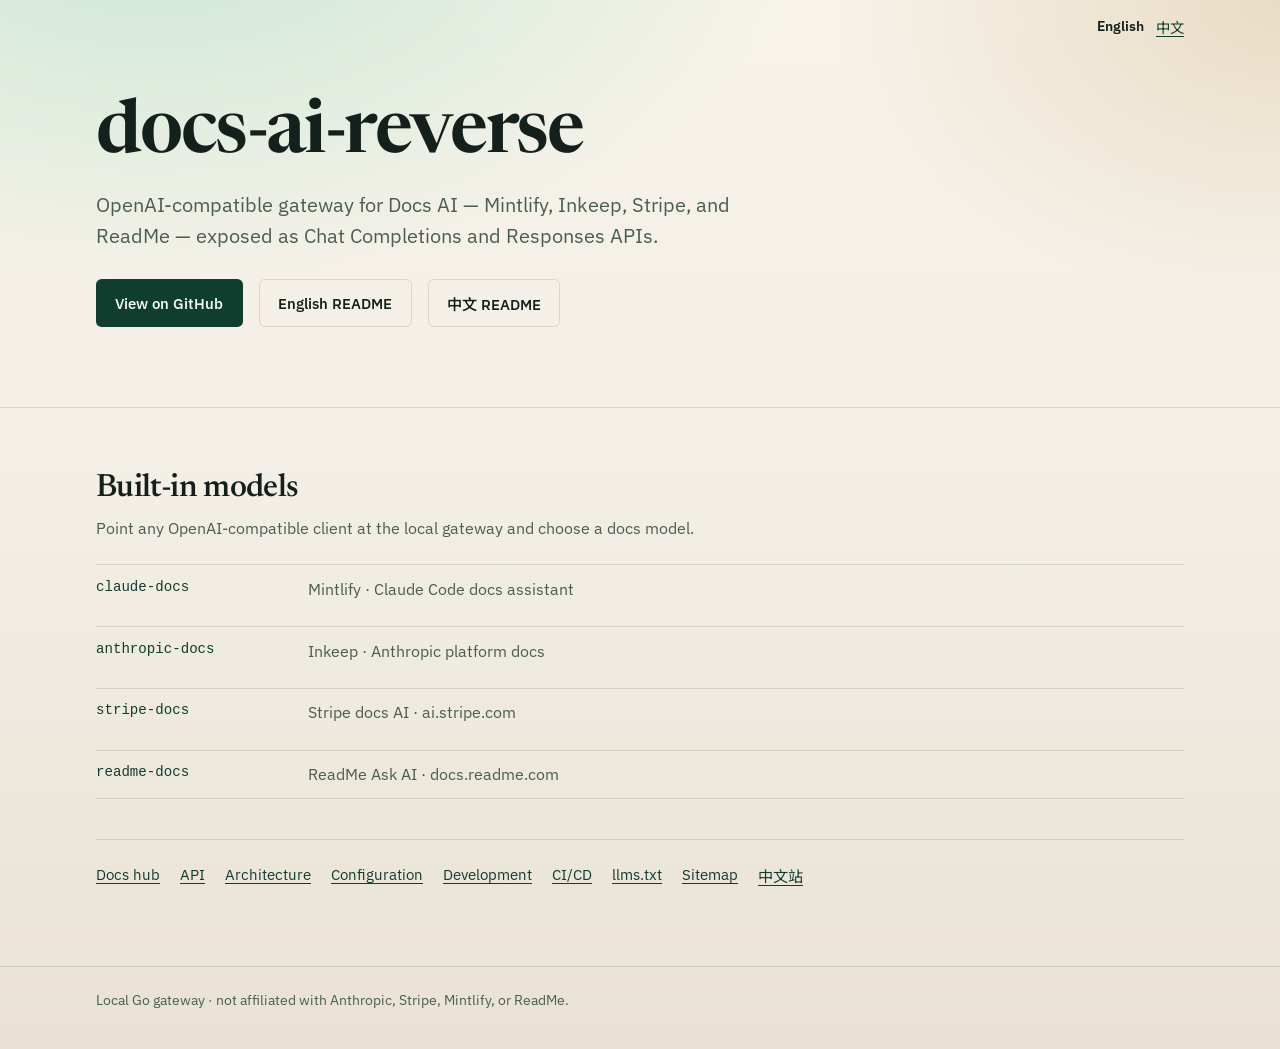
<file: docs/index.html>
<!DOCTYPE html>
<html lang="en">
<head>
  <meta charset="utf-8" />
  <meta name="viewport" content="width=device-width, initial-scale=1" />
  <title>docs-ai-reverse — OpenAI-Compatible Docs AI Gateway</title>
  <meta name="description" content="OpenAI-compatible Docs AI gateway: adapt Mintlify, Inkeep, Stripe, and ReadMe into Chat Completions / Responses APIs. Local Go reverse proxy for Claude, Anthropic, Stripe, and ReadMe docs assistants." />
  <meta name="keywords" content="OpenAI compatible, Docs AI gateway, Mintlify, Inkeep, Stripe docs AI, ReadMe Ask AI, Claude docs, Anthropic docs, Chat Completions, Responses API, LLM gateway, Go" />
  <meta name="author" content="6Kmfi6HP" />
  <meta name="robots" content="index,follow,max-image-preview:large" />
  <link rel="canonical" href="https://6kmfi6hp.github.io/docs-ai-reverse/" />

  <meta property="og:type" content="website" />
  <meta property="og:site_name" content="docs-ai-reverse" />
  <meta property="og:title" content="docs-ai-reverse — OpenAI-Compatible Docs AI Gateway" />
  <meta property="og:description" content="Adapt Mintlify, Inkeep, Stripe, and ReadMe Docs AI into OpenAI Chat Completions / Responses APIs." />
  <meta property="og:url" content="https://6kmfi6hp.github.io/docs-ai-reverse/" />
  <meta property="og:locale" content="en_US" />
  <meta property="og:locale:alternate" content="zh_CN" />
  <meta property="og:image" content="https://opengraph.githubassets.com/1/6Kmfi6HP/docs-ai-reverse" />

  <meta name="twitter:card" content="summary_large_image" />
  <meta name="twitter:title" content="docs-ai-reverse — OpenAI-Compatible Docs AI Gateway" />
  <meta name="twitter:description" content="Local Go gateway: Mintlify / Inkeep / Stripe / ReadMe Docs AI → OpenAI-compatible APIs." />
  <meta name="twitter:image" content="https://opengraph.githubassets.com/1/6Kmfi6HP/docs-ai-reverse" />

  <link rel="alternate" hreflang="en" href="https://6kmfi6hp.github.io/docs-ai-reverse/" />
  <link rel="alternate" hreflang="zh-CN" href="https://6kmfi6hp.github.io/docs-ai-reverse/zh.html" />
  <link rel="alternate" hreflang="x-default" href="https://6kmfi6hp.github.io/docs-ai-reverse/" />
  <link rel="alternate" type="text/plain" title="llms.txt" href="./llms.txt" />
  <link rel="sitemap" type="application/xml" href="./sitemap.xml" />
  <link rel="stylesheet" href="./styles.css" />

  <script type="application/ld+json">
  {
    "@context": "https://schema.org",
    "@graph": [
      {
        "@type": "SoftwareApplication",
        "name": "docs-ai-reverse",
        "inLanguage": ["en", "zh-CN"],
        "applicationCategory": "DeveloperApplication",
        "operatingSystem": "Cross-platform",
        "description": "OpenAI-compatible gateway that adapts Mintlify, Inkeep, Stripe, and ReadMe Docs AI into Chat Completions and Responses APIs.",
        "url": "https://6kmfi6hp.github.io/docs-ai-reverse/",
        "codeRepository": "https://github.com/6Kmfi6HP/docs-ai-reverse",
        "programmingLanguage": "Go",
        "author": {"@type": "Person", "name": "6Kmfi6HP", "url": "https://github.com/6Kmfi6HP"},
        "offers": {"@type": "Offer", "price": "0", "priceCurrency": "USD"},
        "keywords": ["OpenAI compatible", "Docs AI", "Mintlify", "Inkeep", "Stripe", "ReadMe", "gateway", "LLM", "文档 AI", "OpenAI 兼容网关"]
      },
      {
        "@type": "WebSite",
        "name": "docs-ai-reverse",
        "url": "https://6kmfi6hp.github.io/docs-ai-reverse/",
        "inLanguage": ["en", "zh-CN"],
        "description": "Bilingual project site for the OpenAI-compatible Docs AI gateway."
      }
    ]
  }
  </script>

  <link rel="preconnect" href="https://fonts.googleapis.com" />
  <link rel="preconnect" href="https://fonts.gstatic.com" crossorigin />
  <link href="https://fonts.googleapis.com/css2?family=IBM+Plex+Sans:wght@400;500;600&family=Newsreader:opsz,wght@6..72,500;6..72,600&family=Noto+Sans+SC:wght@400;500;600&family=Noto+Serif+SC:wght@500;600&display=swap" rel="stylesheet" />
</head>
<body>
  <div class="wrap">
    <nav class="lang" aria-label="Language">
      <a href="./" aria-current="page">English</a>
      <a href="./zh.html" lang="zh-CN">中文</a>
    </nav>
  </div>

  <header class="hero">
    <div class="wrap">
      <h1 class="brand">docs-ai-reverse</h1>
      <p class="lede">
        OpenAI-compatible gateway for Docs AI — Mintlify, Inkeep, Stripe, and ReadMe —
        exposed as Chat Completions and Responses APIs.
      </p>
      <div class="cta">
        <a class="btn btn-primary" href="https://github.com/6Kmfi6HP/docs-ai-reverse">View on GitHub</a>
        <a class="btn btn-ghost" href="https://github.com/6Kmfi6HP/docs-ai-reverse/blob/main/README.en.md">English README</a>
        <a class="btn btn-ghost" href="https://github.com/6Kmfi6HP/docs-ai-reverse/blob/main/README.md">中文 README</a>
      </div>
    </div>
  </header>

  <main>
    <div class="wrap">
      <h2>Built-in models</h2>
      <p class="section-copy">
        Point any OpenAI-compatible client at the local gateway and choose a docs model.
      </p>
      <ul class="models">
        <li><code>claude-docs</code><span>Mintlify · Claude Code docs assistant</span></li>
        <li><code>anthropic-docs</code><span>Inkeep · Anthropic platform docs</span></li>
        <li><code>stripe-docs</code><span>Stripe docs AI · ai.stripe.com</span></li>
        <li><code>readme-docs</code><span>ReadMe Ask AI · docs.readme.com</span></li>
      </ul>

      <nav class="links" aria-label="Documentation">
        <a href="./index.md">Docs hub</a>
        <a href="./api.md">API</a>
        <a href="./architecture.md">Architecture</a>
        <a href="./configuration.md">Configuration</a>
        <a href="./development.md">Development</a>
        <a href="./ci-cd.md">CI/CD</a>
        <a href="./llms.txt">llms.txt</a>
        <a href="./sitemap.xml">Sitemap</a>
        <a href="./zh.html" lang="zh-CN">中文站</a>
      </nav>
    </div>
  </main>

  <footer>
    <div class="wrap">
      Local Go gateway · not affiliated with Anthropic, Stripe, Mintlify, or ReadMe.
    </div>
  </footer>
</body>
</html>
</file>
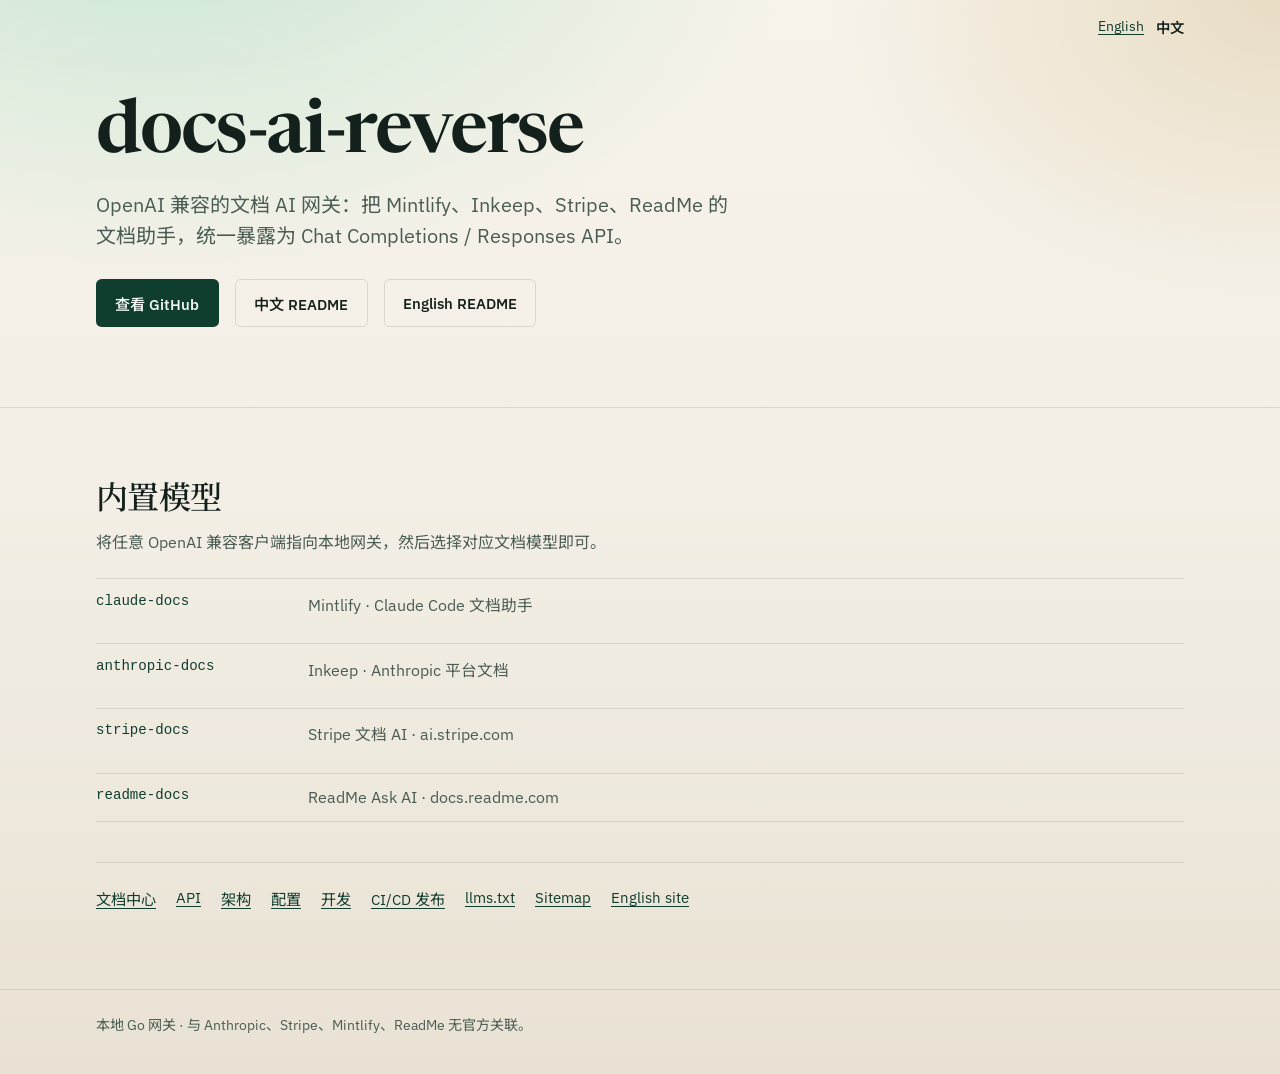
<file: docs/zh.html>
<!DOCTYPE html>
<html lang="zh-CN">
<head>
  <meta charset="utf-8" />
  <meta name="viewport" content="width=device-width, initial-scale=1" />
  <title>docs-ai-reverse — OpenAI 兼容的文档 AI 网关</title>
  <meta name="description" content="docs-ai-reverse：将 Mintlify、Inkeep、Stripe、ReadMe 文档 AI 适配为 OpenAI Chat Completions / Responses 的本地 Go 网关。支持 Claude 文档、Anthropic 文档、Stripe 文档与 ReadMe Ask AI。" />
  <meta name="keywords" content="OpenAI 兼容, 文档 AI, Docs AI 网关, Mintlify, Inkeep, Stripe 文档, ReadMe Ask AI, Claude 文档, Anthropic 文档, Chat Completions, Responses API, LLM 网关, Go 反向代理" />
  <meta name="author" content="6Kmfi6HP" />
  <meta name="robots" content="index,follow,max-image-preview:large" />
  <link rel="canonical" href="https://6kmfi6hp.github.io/docs-ai-reverse/zh.html" />

  <meta property="og:type" content="website" />
  <meta property="og:site_name" content="docs-ai-reverse" />
  <meta property="og:title" content="docs-ai-reverse — OpenAI 兼容的文档 AI 网关" />
  <meta property="og:description" content="将 Mintlify、Inkeep、Stripe、ReadMe 文档 AI 适配为 OpenAI Chat Completions / Responses API 的本地网关。" />
  <meta property="og:url" content="https://6kmfi6hp.github.io/docs-ai-reverse/zh.html" />
  <meta property="og:locale" content="zh_CN" />
  <meta property="og:locale:alternate" content="en_US" />
  <meta property="og:image" content="https://opengraph.githubassets.com/1/6Kmfi6HP/docs-ai-reverse" />

  <meta name="twitter:card" content="summary_large_image" />
  <meta name="twitter:title" content="docs-ai-reverse — OpenAI 兼容的文档 AI 网关" />
  <meta name="twitter:description" content="本地 Go 网关：Mintlify / Inkeep / Stripe / ReadMe 文档 AI → OpenAI 兼容 API。" />
  <meta name="twitter:image" content="https://opengraph.githubassets.com/1/6Kmfi6HP/docs-ai-reverse" />

  <link rel="alternate" hreflang="zh-CN" href="https://6kmfi6hp.github.io/docs-ai-reverse/zh.html" />
  <link rel="alternate" hreflang="en" href="https://6kmfi6hp.github.io/docs-ai-reverse/" />
  <link rel="alternate" hreflang="x-default" href="https://6kmfi6hp.github.io/docs-ai-reverse/" />
  <link rel="alternate" type="text/plain" title="llms.txt" href="./llms.txt" />
  <link rel="sitemap" type="application/xml" href="./sitemap.xml" />
  <link rel="stylesheet" href="./styles.css" />

  <script type="application/ld+json">
  {
    "@context": "https://schema.org",
    "@type": "SoftwareApplication",
    "name": "docs-ai-reverse",
    "inLanguage": "zh-CN",
    "applicationCategory": "DeveloperApplication",
    "operatingSystem": "跨平台",
    "description": "将 Mintlify、Inkeep、Stripe、ReadMe 文档 AI 适配为 OpenAI Chat Completions / Responses 的本地网关。",
    "url": "https://6kmfi6hp.github.io/docs-ai-reverse/zh.html",
    "codeRepository": "https://github.com/6Kmfi6HP/docs-ai-reverse",
    "programmingLanguage": "Go",
    "author": {"@type": "Person", "name": "6Kmfi6HP", "url": "https://github.com/6Kmfi6HP"},
    "offers": {"@type": "Offer", "price": "0", "priceCurrency": "USD"},
    "keywords": ["OpenAI 兼容", "文档 AI", "Docs AI 网关", "Mintlify", "Inkeep", "Stripe", "ReadMe", "Claude 文档", "LLM 网关"]
  }
  </script>

  <link rel="preconnect" href="https://fonts.googleapis.com" />
  <link rel="preconnect" href="https://fonts.gstatic.com" crossorigin />
  <link href="https://fonts.googleapis.com/css2?family=IBM+Plex+Sans:wght@400;500;600&family=Newsreader:opsz,wght@6..72,500;6..72,600&family=Noto+Sans+SC:wght@400;500;600&family=Noto+Serif+SC:wght@500;600&display=swap" rel="stylesheet" />
</head>
<body>
  <div class="wrap">
    <nav class="lang" aria-label="语言">
      <a href="./" lang="en">English</a>
      <a href="./zh.html" aria-current="page">中文</a>
    </nav>
  </div>

  <header class="hero">
    <div class="wrap">
      <h1 class="brand">docs-ai-reverse</h1>
      <p class="lede">
        OpenAI 兼容的文档 AI 网关：把 Mintlify、Inkeep、Stripe、ReadMe
        的文档助手，统一暴露为 Chat Completions / Responses API。
      </p>
      <div class="cta">
        <a class="btn btn-primary" href="https://github.com/6Kmfi6HP/docs-ai-reverse">查看 GitHub</a>
        <a class="btn btn-ghost" href="https://github.com/6Kmfi6HP/docs-ai-reverse/blob/main/README.md">中文 README</a>
        <a class="btn btn-ghost" href="https://github.com/6Kmfi6HP/docs-ai-reverse/blob/main/README.en.md">English README</a>
      </div>
    </div>
  </header>

  <main>
    <div class="wrap">
      <h2>内置模型</h2>
      <p class="section-copy">
        将任意 OpenAI 兼容客户端指向本地网关，然后选择对应文档模型即可。
      </p>
      <ul class="models">
        <li><code>claude-docs</code><span>Mintlify · Claude Code 文档助手</span></li>
        <li><code>anthropic-docs</code><span>Inkeep · Anthropic 平台文档</span></li>
        <li><code>stripe-docs</code><span>Stripe 文档 AI · ai.stripe.com</span></li>
        <li><code>readme-docs</code><span>ReadMe Ask AI · docs.readme.com</span></li>
      </ul>

      <nav class="links" aria-label="文档">
        <a href="./index.md">文档中心</a>
        <a href="./api.md">API</a>
        <a href="./architecture.md">架构</a>
        <a href="./configuration.md">配置</a>
        <a href="./development.md">开发</a>
        <a href="./ci-cd.md">CI/CD 发布</a>
        <a href="./llms.txt">llms.txt</a>
        <a href="./sitemap.xml">Sitemap</a>
        <a href="./" lang="en">English site</a>
      </nav>
    </div>
  </main>

  <footer>
    <div class="wrap">
      本地 Go 网关 · 与 Anthropic、Stripe、Mintlify、ReadMe 无官方关联。
    </div>
  </footer>
</body>
</html>
</file>
<file: docs/styles.css>
:root {
  --ink: #14201c;
  --muted: #4a5c54;
  --paper: #f3efe6;
  --leaf: #1f6b4f;
  --leaf-deep: #0f3d2e;
  --glow: #c8e6d4;
  --line: rgba(20, 32, 28, 0.12);
  --max: 68rem;
}

* { box-sizing: border-box; }
html { scroll-behavior: smooth; }
body {
  margin: 0;
  color: var(--ink);
  font-family: "IBM Plex Sans", "Noto Sans SC", sans-serif;
  background:
    radial-gradient(1200px 700px at 12% -10%, var(--glow), transparent 55%),
    radial-gradient(900px 600px at 100% 0%, #e8dcc4, transparent 50%),
    linear-gradient(180deg, #f7f3ea 0%, var(--paper) 45%, #e9e2d4 100%);
  min-height: 100vh;
}

a { color: var(--leaf-deep); text-underline-offset: 0.18em; }
a:hover { color: var(--leaf); }

.wrap {
  width: min(100% - 2.5rem, var(--max));
  margin-inline: auto;
}

.lang {
  display: flex;
  justify-content: flex-end;
  gap: 0.75rem;
  padding: 1rem 0 0;
  font-size: 0.9rem;
}
.lang a[aria-current="page"] {
  color: var(--ink);
  font-weight: 600;
  text-decoration: none;
}

header.hero {
  padding: clamp(2rem, 6vw, 4rem) 0 clamp(3rem, 7vw, 5rem);
  border-bottom: 1px solid var(--line);
  animation: rise 700ms ease-out both;
}

.brand {
  font-family: "Newsreader", "Noto Serif SC", Georgia, serif;
  font-size: clamp(2.6rem, 7vw, 4.6rem);
  font-weight: 600;
  letter-spacing: -0.03em;
  line-height: 0.95;
  margin: 0 0 1.1rem;
}

.lede {
  max-width: 40rem;
  font-size: clamp(1.05rem, 2.2vw, 1.25rem);
  line-height: 1.55;
  color: var(--muted);
  margin: 0 0 1.75rem;
}

.cta {
  display: flex;
  flex-wrap: wrap;
  gap: 0.75rem 1rem;
}

.btn {
  display: inline-flex;
  align-items: center;
  justify-content: center;
  padding: 0.75rem 1.15rem;
  border-radius: 0.35rem;
  text-decoration: none;
  font-weight: 550;
  font-size: 0.95rem;
  border: 1px solid transparent;
  transition: transform 160ms ease, background 160ms ease, border-color 160ms ease;
}
.btn:hover { transform: translateY(-1px); }
.btn-primary {
  background: var(--leaf-deep);
  color: #f5faf7;
}
.btn-primary:hover { background: var(--leaf); color: #fff; }
.btn-ghost {
  background: transparent;
  border-color: var(--line);
  color: var(--ink);
}

main {
  padding: clamp(2.5rem, 6vw, 4rem) 0 5rem;
  animation: rise 900ms ease-out 120ms both;
}

h2 {
  font-family: "Newsreader", "Noto Serif SC", Georgia, serif;
  font-size: clamp(1.5rem, 3vw, 2rem);
  font-weight: 550;
  margin: 0 0 0.75rem;
  letter-spacing: -0.02em;
}

.section-copy {
  color: var(--muted);
  max-width: 40rem;
  line-height: 1.55;
  margin: 0 0 1.5rem;
}

.models {
  display: grid;
  gap: 0.85rem;
  margin: 0;
  padding: 0;
  list-style: none;
}
.models li {
  display: grid;
  grid-template-columns: minmax(9rem, 12rem) 1fr;
  gap: 0.75rem 1.25rem;
  padding: 0.85rem 0;
  border-top: 1px solid var(--line);
  font-size: 0.98rem;
}
.models li:last-child { border-bottom: 1px solid var(--line); }
.models code {
  font-family: ui-monospace, SFMono-Regular, Menlo, Consolas, monospace;
  font-size: 0.9em;
  color: var(--leaf-deep);
}
.models span { color: var(--muted); }

.links {
  display: flex;
  flex-wrap: wrap;
  gap: 0.65rem 1.25rem;
  margin-top: 2.5rem;
  padding-top: 1.5rem;
  border-top: 1px solid var(--line);
  font-size: 0.95rem;
}

footer {
  border-top: 1px solid var(--line);
  padding: 1.5rem 0 2.5rem;
  color: var(--muted);
  font-size: 0.88rem;
  animation: rise 1000ms ease-out 200ms both;
}

@keyframes rise {
  from { opacity: 0; transform: translateY(12px); }
  to { opacity: 1; transform: translateY(0); }
}

@media (max-width: 640px) {
  .models li {
    grid-template-columns: 1fr;
    gap: 0.25rem;
  }
}
</file>
